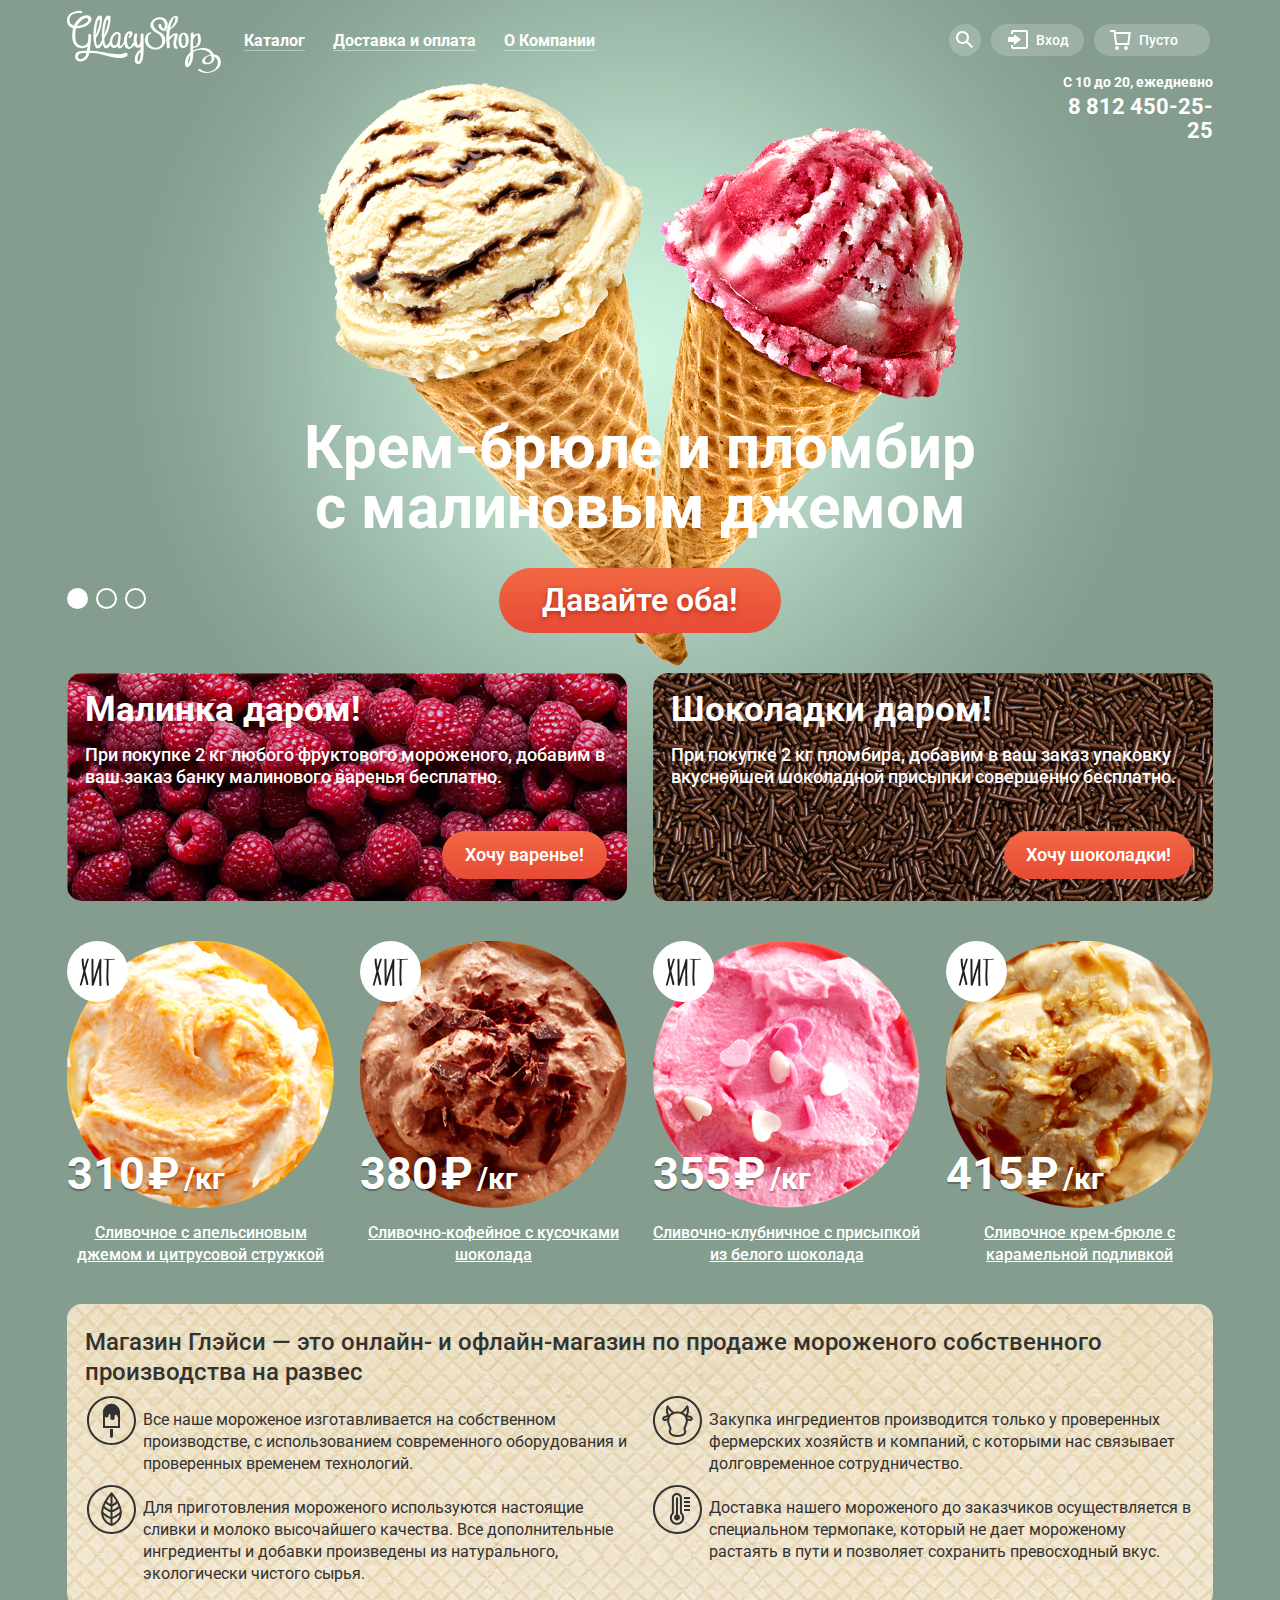
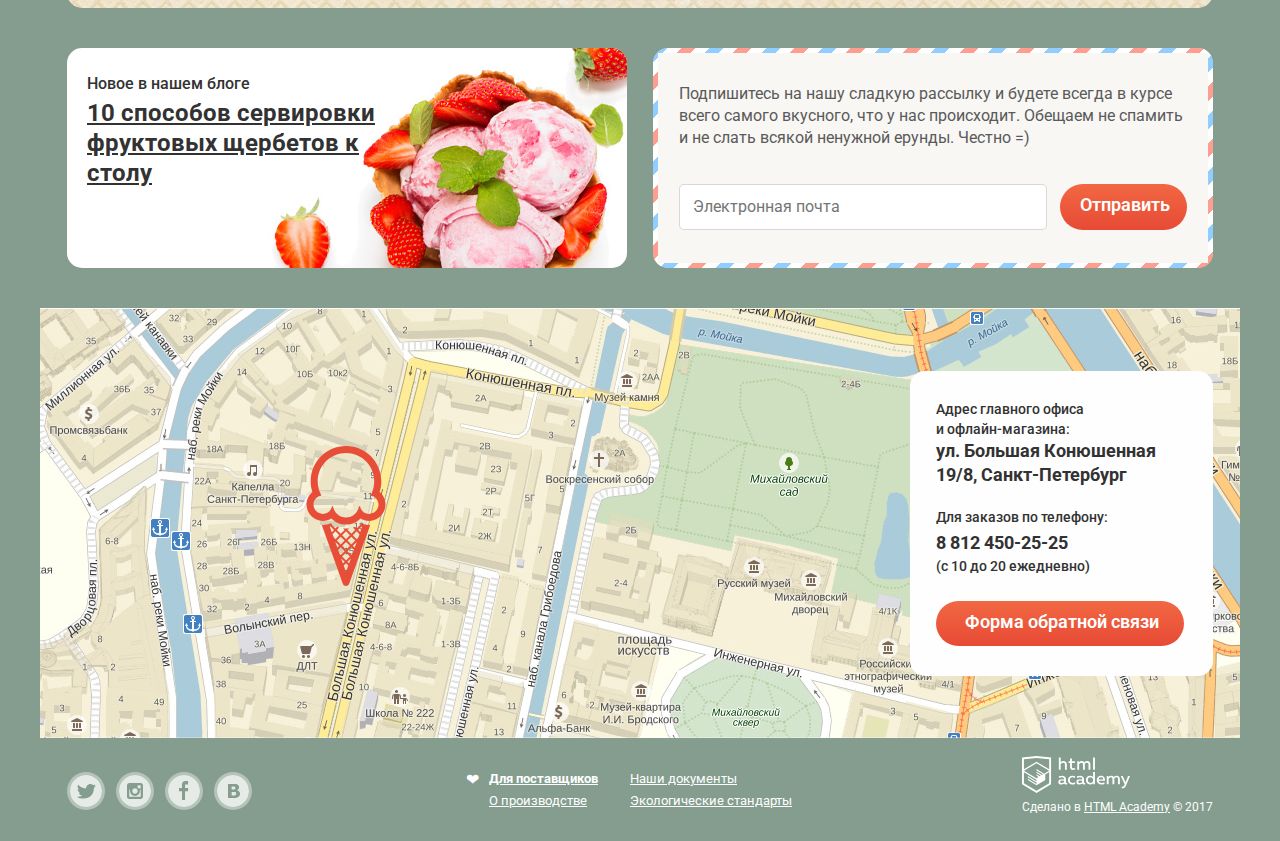
<file: index.html>
<!DOCTYPE html>
<html lang="ru">
	<head>
		<meta charset="UTF-8">
		<title>Gllacy</title>
		<link href="https://fonts.googleapis.com/css?family=Roboto:400,500,700&amp;subset=cyrillic" rel="stylesheet">
		<link rel="stylesheet" href="css/normalize.css">
		<link rel="stylesheet" href="css/style.css">
	</head>
	<body>
		<input type="radio" class="" id="product-1" name="toggle" checked>
		<input type="radio" class="" id="product-2" name="toggle">
		<input type="radio" class="" id="product-3" name="toggle">
		<div class="page-wrapper">
			<div class="container">
				<header class="main-header">
					<div class="header-row">
						<nav class="main-header-nav-left">
							<a class="header-logo">
								<img src="img/Logo.svg" alt="Логотип Глейси" width="154" height="64" class="header-logo">
							</a>
							<ul class="main-menu">
								<li class="menu-item"><a href="#">Каталог</a>
									<ul class="menu-catalog">
										<li class="menu-catalog-item"><a class="highlight" href="#">Новинки</a></li>
										<li class="menu-catalog-item"><a href="catalog.html">Сливочное</a></li>
										<li class="menu-catalog-item"><a href="#">Щербеты</a></li>
										<li class="menu-catalog-item"><a href="#">Фруктовый лед</a></li>
										<li class="menu-catalog-item"><a href="#">Мелорин</a></li>
									</ul>
								</li>
								<li class="menu-item"><a href="#">Доставка и оплата</a></li>
								<li class="menu-item"><a href="#">О Компании</a></li>
							</ul>
						</nav>
					
						<nav class="main-header-nav-right">
							<ul class="user-menu">
								<li class="menu-item search-elem"><a class="btn-search" area-label="Поиск" href="#"></a>
									<div class="search">
										<p>
											<input type="text" id="search-input" placeholder="Что ищем?">
											<label class="visually-hidden" for="search-input">Что ищем?</label>
										</p>
									</div>
								</li>
								<li class="menu-item login-elem"><a class="btn-login" href="#">Вход</a>
									<div class="form-login">
										<form action="https://echo.htmlacademy.ru" method="post">
											<p>
												<label for="form-login-email" class="visually-hidden">Электронная почта</label>
												<input id="form-login-email" type="email" name="login" placeholder="Электронная почта">
											</p>
											<p>
												<label for="form-login-password" class="visually-hidden">Пароль</label>
												<input id="form-login-password" type="password" name="password" placeholder="Пароль">
												
											</p>
											<div class="wrapper">
												<button class="button" type="submit">Войти</button>
												<div class="reg-links">
													<a href="">Забыли пароль?</a>
													<a href="">Новая регистрация</a>
												</div>
											</div>
										</form>
										
									</div>
								</li>
								<li class="menu-item basket-elem"><a class="btn-basket" href="#">Пусто</a>
									
								</li>
							</ul>
						</nav>
					</div>
					<div class="header-row">
						<p class="header-info">
							С 10 до 20, ежедневно<br>
							<span class="header-info-phone">8 812 450-25-25</span>
						</p>
					</div>
				</header>
				<main>
					<h1 class="visually-hidden">Главная страница с мороженым</h1>

					<section class="slider">
						<div class="slider-controls">
							<label for="product-1">Первый</label>
							<label for="product-2">Второй</label>
							<label for="product-3">Третий</label>
						</div>
						<ul class="slider-list">
							<li class="slider-item slide" id="slide1">
								<h3 class="slider-title">Крем-брюле и пломбир с малиновым джемом</h3>
								<a href="#" class="button slider-button">Давайте оба!</a>
							</li>
							<li class="slider-item slide" id="slide2">
								<h3 class="slider-title">Шоколадный пломбир и лимонный сорбет</h3>
								<a href="#" class="button slider-button">Давайте оба!</a>
							</li>
							<li class="slider-item slide" id="slide3">
								<h3 class="slider-title">Пломбир с помадкой и клубничный щербет</h3>
								<a href="#" class="button slider-button">Давайте оба!</a>
							</li>
						</ul>
						
					</section>
					
					<div class="wrapper">
						<section class="banner-malinka">
							<h3>Малинка даром!</h3>
							<p>При покупке 2 кг любого фруктового мороженого, добавим в ваш заказ банку малинового варенья бесплатно.</p>
							<a href="#" class="button">Хочу варенье!</a>
						</section>
						<section class="banner-chocolate">
							<h3>Шоколадки даром!</h3>
							<p>При покупке 2 кг пломбира, добавим в ваш заказ упаковку вкуснейшей шоколадной присыпки совершенно бесплатно.</p>
							<a href="#" class="button">Хочу шоколадки!</a>
						</section>
					</div>
					
					<section class="catalog">
						<h2 class="visually-hidden">Список мороженого</h2>
						<ul class="catalog-list">
							<li class="catalog-item">
								<div class="catalog-photo">
									<a href="#">
										<img src="img/index-ice-1.png" alt="Сливочное с апельсиновым джемом и цитрусовой стружкой" width="267" height="267">
									</a>
									<p class="catalog-price">
										<b>310 ₽</b>
										<span>/кг</span>
									</p>
								</div>
								<div class="catalog-desc-button">
									<a class="catalog-desc">Сливочное с апельсиновым джемом и цитрусовой стружкой</a>
									<a href="#" class="button">Быстрый просмотр</a>
								</div>
							</li>
							<li class="catalog-item">
								<div class="catalog-photo">
									<a href="#">
										<img src="img/index-ice-2.png" alt="Сливочно-кофейное с кусочками шоколада" width="267" height="267">
									</a>
									<p class="catalog-price">
										<b>380 ₽</b>
										<span>/кг</span>
									</p>
								</div>
								<div class="catalog-desc-button">
									<a class="catalog-desc">Сливочно-кофейное с кусочками шоколада</a>
									<a href="#" class="button">Быстрый просмотр</a>
								</div>
							</li>
							<li class="catalog-item">
								<div class="catalog-photo">
									<a href="#">
										<img src="img/index-ice-3.png" alt="Сливочно-клубничное с присыпкой из белого шоколада" width="267" height="267">
									</a>
									<p class="catalog-price">
										<b>355 ₽</b>
										<span>/кг</span>
									</p>
								</div>
								<div class="catalog-desc-button">
									<a class="catalog-desc">Сливочно-клубничное с присыпкой из белого шоколада</a>
									<a href="#" class="button">Быстрый просмотр</a>
								</div>
							</li>
							<li class="catalog-item">
								<div class="catalog-photo">
									<a href="#">
										<img src="img/index-ice-4.png" alt="Сливочное крем-брюле с карамельной подливкой" width="267" height="267">
									</a>
									<p class="catalog-price">
										<b>415 ₽</b>
										<span>/кг</span>
									</p>
								</div>
								<div class="catalog-desc-button">
									<a class="catalog-desc">Сливочное крем-брюле с карамельной подливкой</a>
									<a href="#" class="button">Быстрый просмотр</a>
								</div>
							</li>
						</ul>
					</section>
					<section class="features">
						<h2>Магазин Глэйси — это онлайн- и офлайн-магазин по продаже мороженого собственного производства на развес</h2>
						<ul class="features-list">
							<li class="features-item">
								<p class="feature-ice">Все наше мороженое изготавливается на собственном производстве, с использованием современного оборудования и проверенных временем технологий.</p>
							</li>
							<li class="features-item">
								<p class="feature-kow">Закупка ингредиентов  производится только у проверенных фермерских хозяйств и компаний, с которыми нас связывает долговременное сотрудничество.
								</p>
							</li>
							<li class="features-item">
								<p class="feature-leaf">Для приготовления мороженого используются настоящие сливки и молоко высочайшего качества. Все дополнительные ингредиенты и добавки произведены из натурального, экологически чистого сырья.
								</p>
							</li>
							<li class="features-item">
								<p class="feature-gradus">Доставка нашего мороженого до заказчиков осуществляется в специальном термопаке, который не дает мороженому растаять в пути и позволяет сохранить превосходный вкус.</p>
							</li>
						</ul>
					</section>
					
					<div class="wrapper">
						<article class="articles">
							<p>Новое в нашем блоге</p>
							<a href="#">
								<h2>10 способов сервировки <br>
								фруктовых щербетов к <br>
								столу</h2>
							</a>
						</article>
						<div class="dispath-border">
							<section class="dispatch">
								<h3>Подпишитесь на нашу сладкую рассылку и будете всегда в курсе всего самого вкусного, что у нас происходит. Обещаем не спамить и не слать всякой ненужной ерунды. Честно =)</h3>
								<form class="dispatch-form" action="https://echo.htmlacademy.ru" method="post">
									<div class="flex-container">
										<p class="dispatch-email">
											<label class="visually-hidden" for="email-input">Электронная почта</label>
											<input class="dispatch-email-input" id="email-input" type="text" placeholder="Электронная почта">
										</p>
										<button class="button" type="submit">Отправить</button>
									</div>
								</form>
							</section>
						</div>
					</div>
					
					<section class="map">
						<div class="container">
							<h2 class="visually-hidden">Наш офис на карте</h2>
							<section class="map-data">
								<h2 class="visually-hidden">Как проехать</h2>
								<p class="address">Адрес главного офиса<br>
									и офлайн-магазина: <br>
									<strong>ул. Большая Конюшенная 19/8, Санкт-Петербург</strong>
								</p>
								<p class="map-phone">Для заказов по телефону: <br>
									<strong>8 812 450-25-25</strong>
								</p>
								<p> (с 10 до 20 ежедневно) </p>
								<button class="button" id="form-feedback">Форма обратной связи</button>
							</section>
						</div>
						<iframe src="https://yandex.ru/map-widget/v1/-/CBu0R8gHGA" width="1200" height="430" frameborder="0" allowfullscreen="true"></iframe>	
					</section>	
				</main>
			</div>
		
			<div class="container">
				<footer class="main-footer">
					<ul class="social">
						<li class="social-item">
							<a class="social-tw" href="#">
								<span class="visually-hidden">Твиттер</span>
							</a>
						</li>
						<li class="social-item">
							<a class="social-inst" href="#">
								<span class="visually-hidden">Инстаграм</span>
							</a>
						</li>
						<li class="social-item">
							<a class="social-fb" href="#">
								<span class="visually-hidden">Фейсбук</span>
							</a>
						</li>
						<li class="social-item">
							<a class="social-vk" href="#">
								<span class="visually-hidden">Вконтакте</span>
							</a>
						</li>
					</ul>
					<ul class="footer-menu">
						<li class="footer-menu-item">
							<a class="icon-heart" href="#"><b>Для поставщиков</b></a>
						</li>
						<li class="footer-menu-item"><a href="#">Наши документы</a></li>
						<li class="footer-menu-item"><a href="#">О производстве</a></li>
						<li class="footer-menu-item"><a href="#">Экологические стандарты</a></li>
					</ul>
					<div class="coopyright">
						<p class="coopyright-logo">
							<a>
								<img src="img/logo-htmlacademy.svg" alt="Логотип компании создателей сайта" width="108" height="38">
							</a>
						</p>
						<p class="coopyright-cop">Сделано в <a href="#">HTML Academy</a> © 2017</p>
					</div>
				</footer>
			</div>
		</div>
			<section class="modal">
				<h2>Мы обязательно вам ответим</h2>
				<form class="form-feedback" action="https://echo.htmlacademy.ru" method="post">
					<p>
						<input id="form-feedback-name" type="text" name="user-name" placeholder="Как вас зовут?" required>
						<label class="visually-hidden" for="form-feedback-name">Имя</label>
					</p>
					<p>
						<input id="form-feedback-email" type="email" name="email" placeholder="Ваша почта для ответа?" required>
						<label class="visually-hidden" for="form-feedback-email">Почта</label>
					</p>
					<textarea name="feedback-text" class="form-feedback-textarea" cols="30" rows="10" placeholder="Напишите что-нибудь..."></textarea>
					<button class="button">Отправить</button>
				</form>
				<button class="modal-close">Закрыть</button>
			</section>
			<div class="block-shadow"></div>

			<script src="js/script.js"></script>
	</body>
</html>
</file>
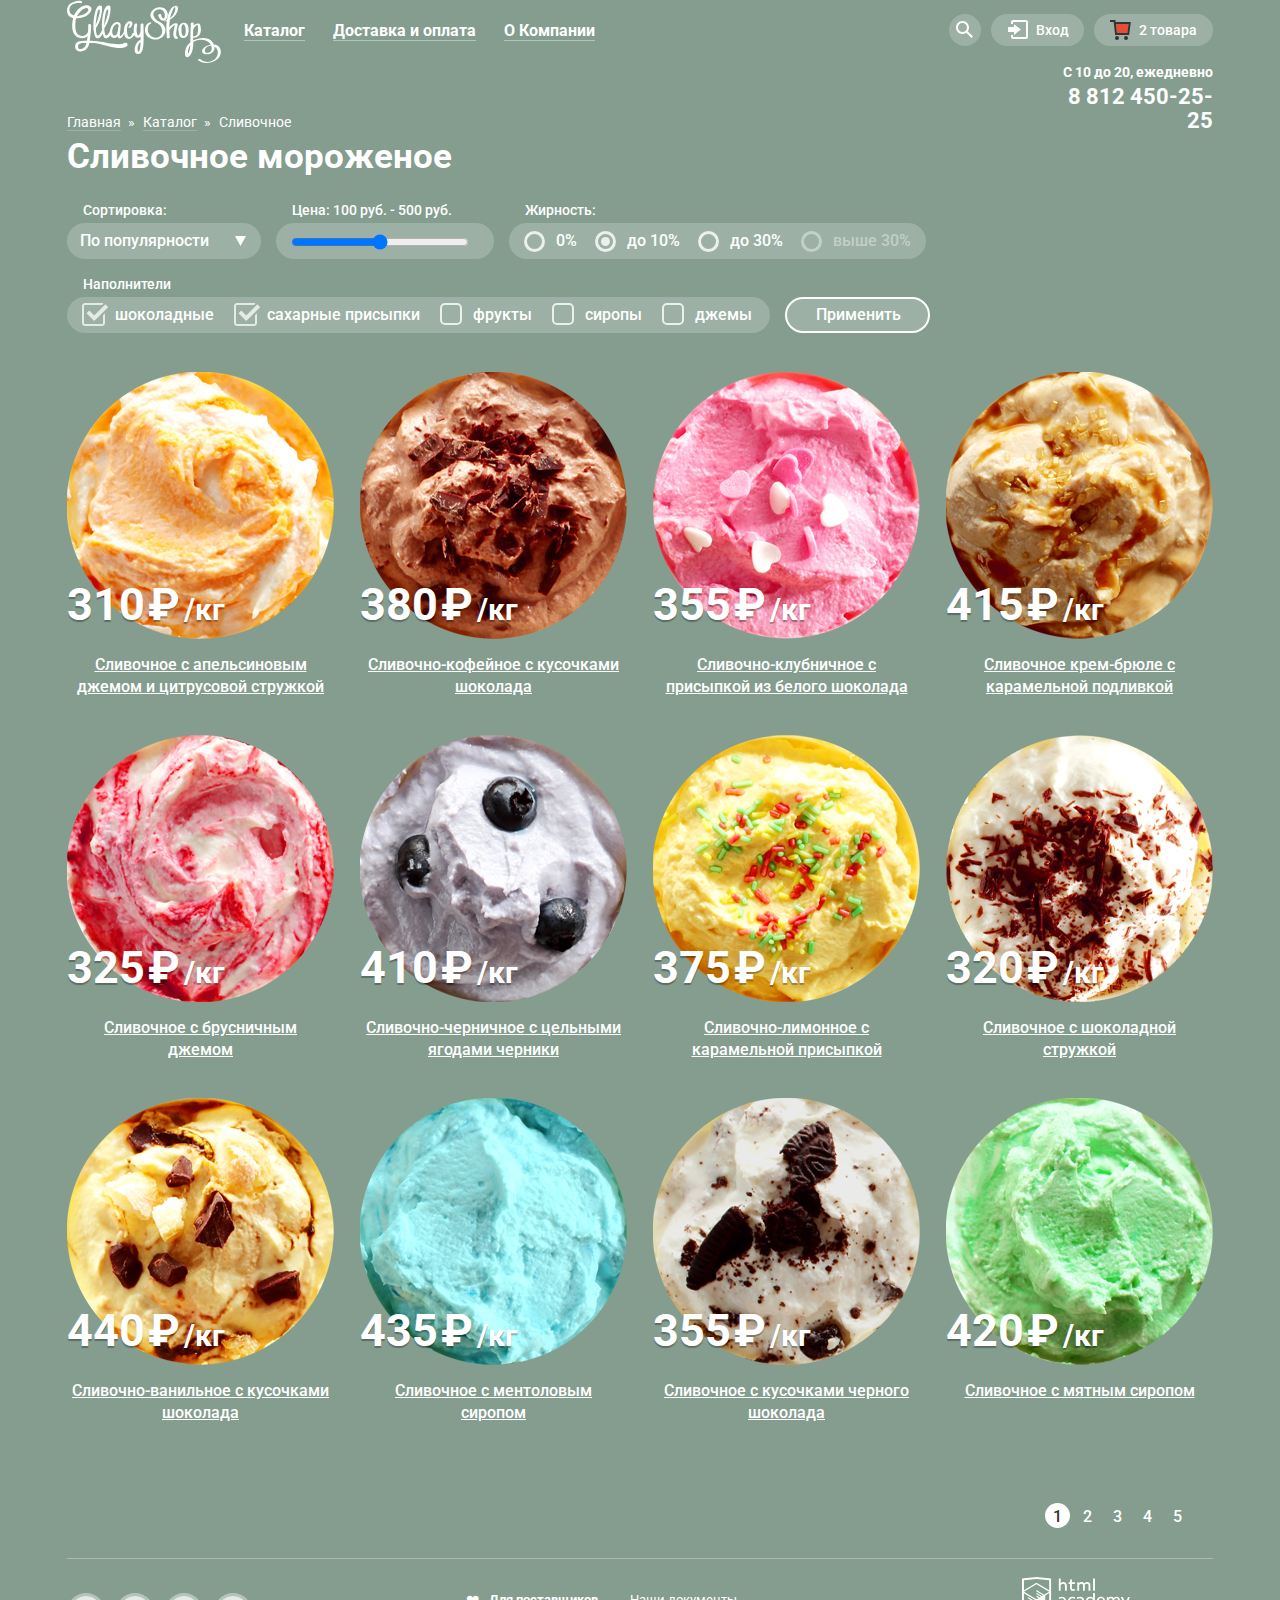
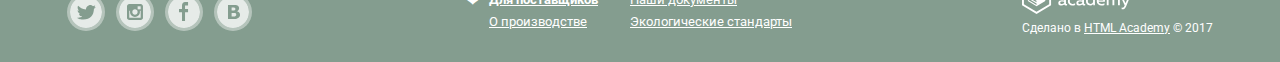
<file: catalog.html>
<!DOCTYPE html>
<html lang="ru">
	<head>
		<meta charset="UTF-8">
		<title>Gllacy - catalog</title>
		
		<link href="https://fonts.googleapis.com/css?family=Roboto:400,500,700&amp;subset=cyrillic" rel="stylesheet">
		<link rel="stylesheet" href="https://use.fontawesome.com/releases/v5.1.1/css/all.css" integrity="sha384-O8whS3fhG2OnA5Kas0Y9l3cfpmYjapjI0E4theH4iuMD+pLhbf6JI0jIMfYcK3yZ" crossorigin="anonymous">

		<link rel="stylesheet" href="css/normalize.css">
		<link rel="stylesheet" href="css/style.css">
	</head>
	<body class="inner-page">
		<div class="container">
			<header class="main-header">
					<div class="header-row">
						<nav class="main-header-nav-left">
							<a class="header-logo">
								<img src="img/Logo.svg" alt="Логотип Глейси" width="154" height="64" class="header-logo">
							</a>
							<ul class="main-menu">
								<li class="menu-item"><a href="#">Каталог</a>
									<ul class="menu-catalog">
										<li class="menu-catalog-item"><a class="highlight" href="#">Новинки</a></li>
										<li class="menu-catalog-item"><a href="catalog.html">Сливочное</a></li>
										<li class="menu-catalog-item"><a href="#">Щербеты</a></li>
										<li class="menu-catalog-item"><a href="#">Фруктовый лед</a></li>
										<li class="menu-catalog-item"><a href="#">Мелорин</a></li>
									</ul>
								</li>
								<li class="menu-item"><a href="#">Доставка и оплата</a></li>
								<li class="menu-item"><a href="#">О Компании</a></li>
							</ul>
						</nav>
					
						<nav class="main-header-nav-right">
							<ul class="user-menu">
								<li class="menu-item search-elem"><a class="btn-search" area-label="Поиск" href="#"></a>
									<div class="search">
										<p>
											<input type="text" id="search-input" placeholder="Что ищем?">
											<label class="visually-hidden" for="search-input">Что ищем?</label>
										</p>
									</div>
								</li>
								<li class="menu-item login-elem"><a class="btn-login" href="#">Вход</a>
									<div class="form-login">
										<form action="https://echo.htmlacademy.ru" method="post">
											<p>
												<label for="form-login-email" class="visually-hidden">Электронная почта</label>
												<input id="form-login-email" type="email" name="login" placeholder="Электронная почта">
											</p>
											<p>
												<label for="form-login-password" class="visually-hidden">Пароль</label>
												<input id="form-login-password" type="password" name="password" placeholder="Пароль">
												
											</p>
											<div class="wrapper">
												<button class="button" type="submit">Войти</button>
												<div class="reg-links">
													<a href="">Забыли пароль?</a>
													<a href="">Новая регистрация</a>
												</div>
											</div>
										</form>
										
									</div>
								</li>
								<li class="menu-item basket-elem"><a class="btn-basket" href="#">2 товара</a>
									<div class="backet">
										<div class="wrapper">
											<button class="delete-icon">Удалить</button>
											<a href="#" class="backet-image">
												<img src="img/backet-ice-1.png" alt="Пломбир с апельсиновым джемом" width="33" height="33">
											</a>
											<a href="#" class="ice-desc">
												Пломбир с апельсиновым джемом
											</a>
											<p class="params">1,5 кг х 
												<span>200 руб.</span>
											</p>
											<p class="basket-price">300 руб.</p>
										</div>
										<div class="wrapper">
											<button class="delete-icon">Удалить</button>
											<a href="#" class="backet-image">
												<img src="img/basket-ice-2.png" alt="Клубничный пломбир с присыпкой из белого шоколада" width="33" height="33">
											</a>
											<a href="#" class="ice-desc">
												Клубничный пломбир с присыпкой 
												из белого шоколада
											</a>
											<p class="params">1,5 кг х 
												<span>200 руб.</span>
											</p>
											<p class="basket-price">450 руб.</p>
										</div>
										<div class="wrapper basket-border-top">
											<p class="result-price">Итого: 750 руб.</p>
											<button class="button" type="submit">Оформить заказ</button>
										</div>
									</div>
								</li>
							</ul>
						</nav>
					</div>
					<div class="header-row">
						<p class="header-info">
							С 10 до 20, ежедневно<br>
							<span class="header-info-phone">8 812 450-25-25</span>
						</p>
					</div>
				</header>
			<main>
				<ul class="breadcrumbs">
					<li><a href="index.html">Главная</a></li>
					<li><a href="catalog.html">Каталог</a></li>
					<li class="breadcrumbs-current">Сливочное</li>
				</ul>
				<h1 class="main-title">Сливочное мороженое</h1>
				<section class="filters">
					<h2 class="visually-hidden">Фильтр товаров</h2>
			
					<form class="filters-form" action="https://echo.htmlacademy.ru" method="post">
						<div class="filters-column">
							<fieldset class="filters-category">
								<legend>Сортировка:</legend>
								<select name="Сортировка" id="form-select">
									<option value="popular"><a href="#">По популярности</a></option>
									<option value="inexpensive"><a href="#">Сначала недорогие</a></option>
									<option value="expensive"><a href="#">Сначала дорогие</a></option>
									<option value="creamy"><a href="#">По жирноси</a></option>
								</select>
							</fieldset>
							<fieldset class="filters-category">
								<legend>Цена: 100 руб. - 500 руб.</legend>
								<div class="filters-price-wrapper">
									<input id="form-range" type="range" min="100" max="500" step="10">
								</div>
							</fieldset>
							<fieldset class="filters-category">
								<legend>Жирность:</legend>
								<div class="radio-wrapper">
									<input id="filter-radio-1" type="radio" name="filter-radio">
									<label for="filter-radio-1">0%</label>
									<input id="filter-radio-2" type="radio" name="filter-radio" checked>
									<label for="filter-radio-2">до 10%</label>
									<input id="filter-radio-3" type="radio" name="filter-radio">
									<label for="filter-radio-3">до 30%</label>
									<input id="filter-radio-4" type="radio" name="filter-radio" disabled>
									<label for="filter-radio-4">выше 30%</label>
								</div>
							</fieldset>
						</div>

						<div class="filters-column">
							<fieldset class="filters-category">
								<legend>Наполнители</legend>
								<div class="checkbox-wrapper">
									<input id="filter-checkbox-1" type="checkbox" name="filter-checkbox" checked>
									<label for="filter-checkbox-1">Шоколадные</label>
									<input id="filter-checkbox-2" type="checkbox" name="filter-checkbox" checked>
									<label for="filter-checkbox-2">Сахарные присыпки</label>
									<input id="filter-checkbox-3" type="checkbox" name="filter-checkbox">
									<label for="filter-checkbox-3">Фрукты</label>
									<input id="filter-checkbox-4" type="checkbox" name="filter-checkbox">
									<label for="filter-checkbox-4">Сиропы</label>
									<input id="filter-checkbox-5" type="checkbox" name="filter-checkbox">
									<label for="filter-checkbox-5">Джемы</label>
								</div>
							</fieldset>
							<button class="filtters-button" type="submit">Применить</button>
						</div>
						
					</form>
				</section>
				<section class="catalog">
					<h2 class="visually-hidden">Каталог товаров</h2>
					<ul class="catalog-list">
						<li class="catalog-item">
							<a href="#"><img src="img/catalog-ice-1.png" alt="Сливочное с апельсиновым джемом и цитрусовой стружкой"></a>
							<p class="catalog-price"><b>310 ₽</b>
								<span>/кг</span>
							</p>
							<a class="catalog-desc">Сливочное с апельсиновым джемом и цитрусовой стружкой</a>
							<a class="button" href="#">Быстрый просмотр</a>
						</li>
						<li class="catalog-item">
							<a href="#"><img src="img/catalog-ice-2.png" alt="Сливочно-кофейное с кусочками шоколада"></a>
							<p class="catalog-price"><b>380 ₽</b>
								<span>/кг</span>
							</p>
							<a class="catalog-desc">Сливочно-кофейное с кусочками шоколада</a>
							<a class="button" href="#">Быстрый просмотр</a>
						</li>
						<li class="catalog-item">
							<a href="#"><img src="img/catalog-ice-3.png" alt="Сливочно-клубничное с присыпкой из белого шоколада"></a>
							<p class="catalog-price"><b>355 ₽</b>
								<span>/кг</span>
							</p>
							<a class="catalog-desc">Сливочно-клубничное с присыпкой из белого шоколада</a>
							<a class="button" href="#">Быстрый просмотр</a>
						</li>
						<li class="catalog-item">
							<a href="#"><img src="img/catalog-ice-4.png" alt="Сливочное крем-брюле с карамельной подливкой"></a>
							<p class="catalog-price"><b>415 ₽</b>
								<span>/кг</span>
							</p>
							<a class="catalog-desc">Сливочное крем-брюле с карамельной подливкой</a>
							<a class="button" href="#">Быстрый просмотр</a>
						</li>
						<li class="catalog-item">
							<a href="#"><img src="img/catalog-ice-5.png" alt="Сливочное с брусничным джемом"></a>
							<p class="catalog-price"><b>325 ₽</b>
								<span>/кг</span>
							</p>
							<a class="catalog-desc">Сливочное с брусничным джемом</a>
							<a class="button" href="#">Быстрый просмотр</a>
						</li>
						<li class="catalog-item">
							<a href="#"><img src="img/catalog-ice-6.png" alt="Сливочно-черничное с цельными ягодами черники "></a>
							<p class="catalog-price"><b>410 ₽</b>
								<span>/кг</span>
							</p>
							<a class="catalog-desc">Сливочно-черничное с цельными ягодами черники</a>
							<a class="button" href="#">Быстрый просмотр</a>
						</li>
						<li class="catalog-item">
							<a href="#"><img src="img/catalog-ice-7.png" alt="Сливочно-лимонное с карамельной присыпкой"></a>
							<p class="catalog-price"><b>375 ₽</b>
								<span>/кг</span>
							</p>
							<a class="catalog-desc">Сливочно-лимонное с карамельной присыпкой</a>
							<a class="button" href="#">Быстрый просмотр</a>
						</li>
						<li class="catalog-item">
							<a href="#"><img src="img/catalog-ice-8.png" alt="Сливочное с шоколадной стружкой"></a>
							<p class="catalog-price"><b>320 ₽</b>
								<span>/кг</span>
							</p>
							<a class="catalog-desc">Сливочное с шоколадной стружкой</a>
							<a class="button" href="#">Быстрый просмотр</a>
						</li>
						<li class="catalog-item">
							<a href="#"><img src="img/catalog-ice-9.png" alt="Сливочно-ванильное с кусочками шоколада"></a>
							<p class="catalog-price"><b>440 ₽</b>
								<span>/кг</span>
							</p>
							<a class="catalog-desc">Сливочно-ванильное с кусочками шоколада</a>
							<a class="button" href="#">Быстрый просмотр</a>
						</li>
			
						<li class="catalog-item">
							<a href="#"><img src="img/catalog-ice-10.png" alt="Сливочноe с ментоловым сиропом"></a>
							<p class="catalog-price"><b>435 ₽</b>
								<span>/кг</span>
							</p>
							<a class="catalog-desc">Сливочноe с ментоловым сиропом</a>
							<a class="button" href="#">Быстрый просмотр</a>
						</li>
						<li class="catalog-item">
							<a href="#"><img src="img/catalog-ice-11.png" alt="Сливочное с кусочками черного шоколада"></a>
							<p class="catalog-price"><b>355 ₽</b>
								<span>/кг</span>
							</p>
							<a class="catalog-desc">Сливочное с кусочками черного шоколада</a>
							<a class="button" href="#">Быстрый просмотр</a>
						</li>
						<li class="catalog-item">
							<a href="#"><img src="img/catalog-ice-12.png" alt="Сливочное с мятным сиропом"></a>
							<p class="catalog-price"><b>420 ₽</b>
								<span>/кг</span>
							</p>
							<a class="catalog-desc">Сливочное с мятным сиропом</a>
							<a class="button" href="#">Быстрый просмотр</a>
						</li>
					</ul>
					<ul class="pagination-list">
						<li class="pagination-item">
							<a class="pagination-back pagination-item-disabled fa fa-angle-left" href="#">
								<span class="visually-hidden">back</span>
							</a>
						</li>
						<li class="pagination-item pagination-item-current"><a>1</a></li>
						<li class="pagination-item"><a href="#">2</a></li>
						<li class="pagination-item"><a href="#">3</a></li>
						<li class="pagination-item"><a href="#">4</a></li>
						<li class="pagination-item"><a href="#">5</a></li>
						<li class="pagination-item">
							<a class="pagination-next fa fa-angle-right" href="#">
								<span class="visually-hidden">next</span>
							</a>
						</li>
					</ul>
				</section>
			</main>
			<footer class="main-footer">
					<ul class="social">
						<li class="social-item">
							<a class="social-tw" href="#">
								<span class="visually-hidden">Твиттер</span>
							</a>
						</li>
						<li class="social-item">
							<a class="social-inst" href="#">
								<span class="visually-hidden">Инстаграм</span>
							</a>
						</li>
						<li class="social-item">
							<a class="social-fb" href="#">
								<span class="visually-hidden">Фейсбук</span>
							</a>
						</li>
						<li class="social-item">
							<a class="social-vk" href="#">
								<span class="visually-hidden">Вконтакте</span>
							</a>
						</li>
					</ul>
					<ul class="footer-menu">
						<li class="footer-menu-item">
							<a class="icon-heart" href="#"><b>Для поставщиков</b></a>
						</li>
						<li class="footer-menu-item"><a href="#">Наши документы</a></li>
						<li class="footer-menu-item"><a href="#">О производстве</a></li>
						<li class="footer-menu-item"><a href="#">Экологические стандарты</a></li>
					</ul>
					<div class="coopyright">
						<p class="coopyright-logo">
							<a>
								<img src="img/logo-htmlacademy.svg" alt="Логотип компании создателей сайта" width="108" height="38">
							</a>
						</p>
						<p class="coopyright-cop">Сделано в <a href="#">HTML Academy</a> © 2017</p>
					</div>
				</footer>
		</div>

		<script src="js/script.js"></script>
	</body>
</html>
</file>
<file: css/style.css>
body {
	font-family: "Roboto", "Arial", sans-serif;
	color: #fff;
	font-size: 16px;
	line-height: 22px;
	font-weight: 500;
	
	background-color: #849d8f;
}

.visually-hidden:not(:focus):not(:active),
input[type="checkbox"].visually-hidden,
input[type="radio"].visually-hidden {
	position: absolute;

	width: 1px;
	height: 1px;
	margin: -1px;
	border: 0;
	padding: 0;

	white-space: nowrap;
	-webkit-clip-path: inset(100);

	        clip-path: inset(100);
	clip: rect(0 0 0 0);
	overflow: hidden;
}

.page-wrapper {
	min-width: 940px;
	
	background-color: #849d8f;
	background-image: url("../img/ice-slider-1.png");
	background-repeat: no-repeat;
	background-position: top center;
	
	transition: background-image 0.5s ease background-color 0.5s ease;
}

.page-wrapper::before,
.page-wrapper::after {
	content: "";

	visibility: hidden;
}

.page-wrapper::before {
	background-image: url("../img/ice-slider-2.png");
}

.page-wrapper::after {
	background-image: url("../img/ice-slider-3.png");
}

.container {
	max-width: 1146px;
	margin: 0 auto;
	padding: 0 27px;
}

a {
	color: #fff;
	text-decoration: underline;
	
	font-size: 16px;
	line-height: 22px;
	font-weight: 500;
}

a:hover,
a:active {
	color: #ffbc9e;
}

.button {
	padding: 12px 25px;

	font-weight: 600;
	color: #fff;
	text-decoration: none;

	background-color: #ed5a3d;
	background-image: linear-gradient(to bottom, #f26843, #e74a35);
	border-radius: 50px;
	border: none;

	cursor: pointer;
}

.slider-button {
	display: inline-block;
	padding: 12px 43px;

	
	font-size: 32px;
	line-height: 41px;
	text-align: center;
	vertical-align: top;
	text-shadow: 0 2px 5px rgba(160, 32, 11, 0.76);

	box-shadow: 0 2px 2px 0 rgba(172, 16 0, 0.64);
}

.button:hover, .slider-button:hover,
.button:focus, .slider-button:focus {
	color: #fff;

	background-color: : #f17c64;
	background-image: linear-gradient(to bottom, #f58669, #ec6f5e);
	box-shadow: 0 2px 0 0 rgba(172, 16 0, 1);
}

.button:active, .slider-button:active {
	color: #fff;

	background-color: #db5338;
	background-image: linear-gradient(to bottom, #d74632, #e1603e);
	box-shadow: inset 0 1px 1px 0 #942718;
}

.main-header {
	display: flex;
	flex-direction: column;
	justify-content: flex-start;

	padding-top: 10px;
}

.main-header .header-logo {
	width: 154px;
	height: 64px;

	margin-right: 9px;
}

.header-row:first-child {
	display: -moz-flex;
	display: -ms-flex;
	display: -o-flex;
	display: flex;
	justify-content: space-between;

	width: auto;
	/*margin-bottom: 15px;*/
}

.header-row:last-child {
	margin-left: auto;
	
}

.main-header-nav-left {
	display: -moz-flex;
	display: -ms-flex;
	display: -o-flex;
	display: flex;

	width: 560px;
}

.main-header-nav-right {
	display: -moz-flex;
	display: -ms-flex;
	display: -o-flex;
	display: flex;
	justify-content: flex-end;

	width: 293px;

	margin-top: -5px;
	margin-right: 3px;
}

.main-menu,
.user-menu {
	display: -moz-flex;
	display: -ms-flex;
	display: -o-flex;
	display: flex;
	-o-flex-wrap: wrap;
	flex-wrap: wrap;
	align-items: center;
	justify-content: flex-start;
}

.main-menu,
.user-menu,
.menu-catalog {
	padding: 0;
	margin: 0;

	list-style: none;
}

.main-menu {
	margin-top: 13px;
}

.user-menu {
	margin-top: 10px;
}

.main-menu .menu-item {
	position: relative;

	margin: 0;
	padding: 0;
	padding-bottom: 15px;
	margin-right: 0;

	z-index: 20;
}

.main-menu .menu-item:hover .menu-catalog {
	display: block;
} 

.main-menu > .menu-item > a {
	display: block;
	
	padding: 8px 14px;

	font-size: 16px;
	line-height: 18px;
	font-weight: bold;
	text-decoration: none;
}

.main-menu > .menu-item > a::after {
	content: "";
	display: block;
	height: 1px;
	background-color: rgba(255, 255, 255, 0.4);
}

.main-menu > .menu-item > a:hover {
	color: #323232;
	text-decoration: none;
	
	background-color: #f7f6f3;

	border-radius: 50px 50px;
}

.main-menu > .menu-item > a:active {
	color: #333333;
	text-decoration: none;
	background-color: #f7f6f3;
	border-radius: 50px 50px;
	box-shadow: inset 0 2px 2px 0 rgba(0, 0, 0, 0.6);
}

.main-menu .menu-catalog {
	position: absolute;
	top: 40px;
	left: -7px;
	
	display: none;
	width: 145px;
	list-style: none;
	
	background-color: #fff;
	border-radius: 5px;
	box-sizing: border-box;
	box-shadow: 0 20px 20px rgba(0,0,0,.2);
	overflow: hidden;
}

.menu-catalog-item a {
	display: block;
	padding: 8px 20px 8px 22px;
	
	color: #323232;
	font-size: 14px;
	line-height: 16px;
	font-weight: 400;
	text-decoration: none;
}

.menu-catalog-item a:hover {
	border-radius: 0;
}

.menu-catalog-item .highlight {
	position: relative;
	
	font-weight: bold;
	padding-top: 11px;
	padding-bottom: 13px;
}

.menu-catalog-item .highlight::after {
	position: absolute;
	bottom: 0;
	left: 8px;
	content: "";

	height: 1px;
	width: 130px;
	background-color: rgba(53, 53, 53, 0.2);
}

.menu-catalog-item a:hover,
.menu-catalog-item a:focus {

	background-color: #fbded7;
}

.menu-catalog-item a:active {
	background-color: #f6b5a5;
}

.user-menu .menu-item {
	position: relative;

	margin-right: 10px;
	padding-bottom: 10px;
}

.user-menu .menu-item:last-child {
	margin-right: 0;
}

.user-menu .menu-item > a {

	color: #fff;
	font-size: 14px;
	line-height: 16px;
	font-weight: 500;
	text-decoration: none;
	
	background-color: rgba(255, 255, 255, 0.2);
	border-radius: 50px;
}

.user-menu .menu-item > a:hover, 
.user-menu .menu-item > a:focus {
	color: #000;

	background-color: rgba(255, 255, 255, 1);
}

.user-menu .btn-search {
	position: relative;
	
	display: block;
	width: 32px;
	height: 32px;
}

.user-menu .btn-search::before {
	position: absolute;
	top: 7px;
	left: 7px;
	content: "";

	width: 17px;
	height: 17px;

	background-image: url("../img/search.svg");
	background-position: 0 0;
	background-repeat: no-repeat;
}

.user-menu .btn-search:hover::before,
.user-menu .btn-search:focus::before {
	background-image: url("../img/search-hover.svg");
}

.user-menu .btn-login {
	position: relative;
	
	padding: 8px 15px 8px 45px;
	display: block;
}

.user-menu .btn-login::before {
	position: absolute;
	top: 6px;
	left: 17px;
	content: "";

	width: 21px;
	height: 19px;
	
	background-image: url("../img/login.svg");
	background-position: 0 0;
	background-repeat: no-repeat;
}

.user-menu .btn-login:hover::before,
.user-menu .btn-login:focus::before {
	background-image: url("../img/login-hover.svg");
}

.user-menu .btn-basket {
	position: relative;
	
	padding: 8px 32px 8px 45px;
	display: block;
}

.user-menu .btn-basket::before {
	position: absolute;
	top: 6px;
	left: 16px;
	content: "";

	width: 21px;
	height: 20px;
	
	background-image: url("../img/basket.svg");
	background-position: 0 0;
	background-repeat: no-repeat;
}

.user-menu .btn-basket:hover::before,
.user-menu .btn-basket:focus::before {
	background-image: url("../img/basket-hover.svg");
}





/*Оформление блока всплывающих при наведении
элементов пользовательского меню*/

.search,
.form-login,
.backet {
	position: absolute;
	top: 36px;
	right: 0;

	display: none;

	-ms-box-sizing: border-box;
	box-sizing: border-box;

	margin: 0;
	padding: 20px 15px;

	background-color: #f8f7f4;
	border-radius: 5px;
	box-shadow: 0 15px 20px 0 rgba(0, 0, 0, 0.3);
	z-index: 20;
}

.search {
	width: 342px;
}

.search p {
	margin: 0;
	padding: 0;
}

.search input,
.form-login input {
	width: 100%;
	padding: 10px 15px;
	border-radius: 5px;
}

.search input:hover,
.search input:focus,
.form-login input:hover,
.form-login input:focus {
	padding: 9px 14px;
}

.form-login {
	width: 278px;
	
	padding: 20px;
}

.form-login .form-error {
	border: 2px solid red;
	padding: 9px 14px;
}

.form-login p {
	margin: 0;
	padding: 0;
	padding-bottom: 20px;
}

.form-login .wrapper {
	margin-bottom: 0;
}

.form-login .button {
	display: inline-block;
	
	font-size: 18px;
	line-height: 24px;
	font-weight: bold;
}

.form-login .reg-links {
	display: -moz-flex;
	display: -ms-flex;
	display: -o-flex;
	display: flex;
	-moz-flex-direction: column;
	-o-flex-direction: column;
	flex-direction: column;
	justify-content: space-between;
	align-items: flex-start;
}

.form-login .reg-links a {
	font-size: 13px;
	line-height: 24px;
	color: #323232;
	text-decoration: underline;
}

.form-login .reg-links a:hover,
.form-login .reg-links a:focus,
.form-login .reg-links a:focus {
	color: #ffbc9e;
}

.backet {
	width: 540px;
}

.backet .wrapper {
	align-items: center;
	justify-content: flex-start;
	margin: 0;
}

.backet .wrapper:last-child {
	-moz-flex-direction: column;
	-o-flex-direction: column;
	flex-direction: column;
	align-items: flex-end;
	justify-content: space-between;
}

.backet .delete-icon {
	position: relative;
	
	width: 13px;
	height: 13px;

	font-size: 0;

	background-color: transparent;
	border: none;
}

.backet .delete-icon::before,
.backet .delete-icon::after {
	position: absolute;
	top: 5px;
	left: 0;

	content: "";

	width: 14px;
	height: 2px;

	background-color: #000000;
}

.backet .delete-icon::before {
	-webkit-transform: rotate(45deg);
	        transform: rotate(45deg);
}

.backet .delete-icon::after {
	-webkit-transform: rotate(-45deg);
	        transform: rotate(-45deg);
}

.backet .backet-image {
	width: 33px;
	height: 33px;
	margin: 0 14px;
}

.backet .ice-desc,
.backet .params,
.backet .basket-price {
	font-size: 13px;
	line-height: 16px;
	font-weight: 400;

	color: #323232;
}

.backet .ice-desc {
	display: block;
	width: 217px;

	padding: 0;
	margin: 0;
	margin-right: 31px;

	text-decoration: none;
}

.backet .params {
	margin: 0;
}

.backet .params span {
	color: #999999;
}

.backet .basket-price {
	margin-left: auto;
	padding-right: 21px;
}

.backet .result-price {
	margin: 14px 0;
	padding: 0;

	font-size: 15px;
	line-height: 18px;
	font-weight: bold;

	color: #323232;
}

.backet .basket-border-top {
	border-top: 1px solid #cacac7;
}

/*Здесь заканчивается оформление всплывающих элементов
пользовательского меню*/



.header-info {
	padding: 0;
	margin: 0;
	
	width: 167px;
	font-size: 14px;
	line-height: 16px;
	font-weight: bold;
	text-align: right;
}

.header-info .header-info-phone {
	padding: 0;
	margin: 0;
	padding-top: 5px;

	display: block;
	font-size: 22px;
	line-height: 24px;
}



/*Оформление слайдера*/

.slider {
	position: relative;
	
	padding-top: 275px;
	margin-bottom: 40px;

	text-align: center;
	color: #ffffff;
}

.slider-list {
	padding: 0;
	margin: 0;

	list-style: none;
}

.slider-list .slider-title {
	width: 700px;
	margin: 0 auto;
	margin-bottom: 30px;

	font-size: 60px;
	line-height: 60px;
	font-weight: bold;
}

.slider-controls {
	position: absolute;
	bottom: 23px;
	left: 0;
	z-index: 20;

	font-size: 0;
}

.slider-controls label {
	display: inline-block;
	width: 17px;
	height: 17px;
	margin-right: 8px;

	vertical-align: top;
	
	background-color: transparent;
	border: 2px solid #ffffff;
	border-radius: 50%;
	cursor: pointer;
}

.slider-controls label:hover,
.slider-controls label:focus {
	background-color: rgba(255, 255, 255, 0.4);
}

.slide {
	display: none;
}

#product-1,
#product-2,
#product-3 {
	display: none;
}


#product-1:checked ~ .page-wrapper {
	background-color: #849d8f;
	background-image: url("../img/ice-slider-1.png");
}

#product-2:checked ~ .page-wrapper {
	background-color: #8996a6;
	background-image: url("../img/ice-slider-2.png");
}

#product-3:checked ~ .page-wrapper {
	background-color: #9d8b84;
	background-image: url("../img/ice-slider-3.png");
}

#product-1:checked ~ .page-wrapper #slide1,
#product-2:checked ~ .page-wrapper #slide2,
#product-3:checked ~ .page-wrapper #slide3 {
	display: block;
} 

#product-1:checked ~ .page-wrapper label[for="product-1"],
#product-2:checked ~ .page-wrapper label[for="product-2"],
#product-3:checked ~ .page-wrapper label[for="product-3"] {
	background-color: #ffffff;
}
/*Конец оформления слайдера*/




.wrapper {
	display: -moz-flex;
	display: -ms-flex;
	display: -o-flex;
	display: flex;
	justify-content: space-between;

	margin-bottom: 40px;
}

.wrapper .banner-malinka,
.wrapper .banner-chocolate {
	width: 560px;

	box-sizing: border-box;
}

.banner-malinka,
.banner-chocolate {
	display: -moz-flex;
	display: -ms-flex;
	display: -o-flex;
	display: flex;
	-moz-flex-direction: column;
	-o-flex-direction: column;
	flex-direction: column;
	justify-content: flex-start;

	padding: 16px 20px 16px 18px;

	background-position: 0 0;
	background-repeat: no-repeat;
	border-radius: 15px;
}

.banner-malinka {
	background-image: url("../img/malinka-bg.jpg");
}

.banner-chocolate {
	background-image: url("../img/chocolate-bg.jpg");
}

.banner-malinka h3,
.banner-chocolate h3 {
	padding: 0;
	margin: 0;
	margin-bottom: 14px;

	font-size: 35px;
	line-height: 41px;
}

.banner-malinka p,
.banner-chocolate p {
	padding: 0;
	margin: 0;
	margin-bottom: 43px;

	font-size: 18px;
	line-height: 22px;
}

.banner-malinka .button,
.banner-chocolate .button {
	justify-content: flex-end;

	margin-top: auto;
	margin-left: auto;
	margin-bottom: 6px;

	font-size: 18px;
	line-height: 24px;
}

.banner-malinka .button {
	padding: 12px 23px;
}

.banner-chocolate .button {
	padding: 12px 22px;
}

.catalog {
	margin-bottom: 38px;
}

.catalog-list {
	display: -moz-flex;
	display: -ms-flex;
	display: -o-flex;
	display: flex;
	flex-wrap: wrap;
	justify-content: space-between;

	padding: 0;
	margin: 0;
	/*margin-bottom: 45px;*/
	list-style: none;
}

.catalog-list .catalog-item {
	position: relative;
	width: 267px;
	/*margin-bottom: 40px;*/
	/*margin-right: 26px;*/
}

.catalog-list .catalog-item:hover::before {
	position: absolute;
	content: "";

	width: 104%;
	height: 107%;

	margin-left: -2%;
	margin-top: -3%;
	/*padding: 10px;*/
	padding-bottom: 50px;

	background-color: rgba(255, 255, 255, 0.2);
	box-shadow: 0 10px 20px 0 rgba(0, 0, 0, 0.4);
}

.catalog-list .catalog-item:hover {
	z-index: 20;
}

.catalog-list .catalog-item:nth-child(4n+1) {
	margin-right: 0;
}

/*.catalog-list .catalog-item:hover {
	background-color: #9bafa3; 
}*/

.catalog-item .catalog-photo {
	position: relative;
	
	padding: 0;
	margin: 0;
	margin-bottom: 8px;

}

.catalog-item .catalog-photo::before {
	position: absolute;
	top: 0;
	left: 0;
	content: "";

	width: 62px;
	height: 62px;

	background-image: url("../img/xit.svg");
	background-position: 0 0;
	background-repeat: no-repeat;
}

.catalog-item .catalog-price {
	position: absolute;
	top: 210px;
	margin: 0;
}

.catalog-price b {
	font-size: 45px;
	line-height: 45px;
	text-shadow: 0 2px 1px rgba(0, 0, 0, 0.3);
	word-spacing: -8px;
}

.catalog-price span {
	font-size: 30px;
	line-height: 45px;
	font-weight: bold;
	text-shadow: 0 2px 1px rgba(0, 0, 0, 0.3);
}

/*.catalog-item .catalog-desc-button {
	display: -moz-flex;
	display: -ms-flex;
	display: -o-flex;
	display: flex;
	flex-direction: column;
	align-items: center;
	justify-content: flex-start;
	
}*/

.catalog-item .catalog-desc {
	display: block;
	position: relative;
	
	color: #fff;
	text-align: center;

	/*margin-bottom: 15px;*/
}

.catalog-item .button {
	position: absolute;
	left: 50%;
	/*bottom: -20px;*/
	display: none;
	
	margin: 10px;
	margin-left: -101px;
	padding: 10px 18px;

	font-size: 18px;
	line-height: 24px;
}

.catalog-item:hover .button {
	display: block;
}

.features {
	/*padding: 23px 18px;*/
	margin-bottom: 40px;

	background-color: #ede0ca;
	background-image: url("../img/vaffer.jpg");
	background-position: 0 0;
	background-repeat: no-repeat;
	border-radius: 15px;
	box-sizing: border-box;
}

.features-list {
	display: -moz-flex;
	display: -ms-flex;
	display: -o-flex;
	display: flex;
	-o-flex-wrap: wrap;
	flex-wrap: wrap;
	justify-content: space-between;

	padding: 0 20px;
	padding-bottom: 23px;
	margin: 0;

	list-style: none;
}

.features-item {
	position: relative;
	max-width: 540px;

	padding-top: 13px;
	padding-left: 56px;
	padding-bottom: 10px;

	box-sizing: border-box;
}

.features-item:nth-child(n+3) {
	padding-top: 12px;
	padding-bottom: 0;
}

.features h2 {
	padding: 23px 18px;
	padding-bottom: 0;
	margin: 0;
	margin-bottom: 9px;

	font-size: 24px;
	line-height: 30px;
	font-weight: 500;
	color: #323232;
}

.features .features-item p {
	margin: 0;
	padding: 0;

	font-size: 16px;
	line-height: 22px;
	font-weight: 400;
	color: #323232;
}

.features .feature-ice::before,
.features .feature-kow::before,
.features .feature-leaf::before,
.features .feature-gradus::before {
	position: absolute;
	top: 0;
	left: 0;
	content: "";

	width: 50px;
	height: 50px;

	background-position: 0 0;
	background-repeat: no-repeat;
}

.features .feature-ice::before {
	background-image: url("../img/features-ice.svg");
}

.features .feature-kow::before {
	background-image: url("../img/features-kow.svg");
}

.features .feature-leaf::before {
	background-image: url("../img/features-list.svg");
}

.features .feature-gradus::before {
	background-image: url("../img/features-gradus.svg");
}

.wrapper .articles {
	min-width: 560px;

	padding: 25px 20px;
	margin-right: 26px;

	background-color: #fff;
	background-image: url(../img/Strawberry-bg.jpg);
	background-position: 0 0;
	background-repeat: no-repeat;
	border-radius: 15px;
	box-sizing: border-box;
}

.articles p {
	margin: 0;
	padding: 0;
	padding-bottom: 3px;

	font-size: 16px;
	line-height: 22px;
	font-weight: 500;
	color: #323232;
}

.articles h2 {
	margin: 0;
	margin-bottom: 55px;
	padding: 0;

	font-size: 24px;
	line-height: 30px;
	font-weight: bold;
}

.articles a {
	color: #323232;
}
.articles a:hover,
.articles a:focus {
	text-decoration: none;
}

.dispath-border {
	min-width: 560px;

	border-radius: 15px;
	/*-webkit-border-radius: 15px;*/

	overflow: hidden;
}

.dispatch {
	padding: 15px 21px;

	box-sizing: border-box;
	background-color: #f8f7f4;
	border-radius: 15px;
	border: 5px solid transparent;
	   -o-border-image: 
		repeating-linear-gradient(
	 	135deg, #92cdff 0, #92cdff 10px, white 10px, white 20px,
	 	 #fe9e90 20px, 	#fe9e90 30px, white 30px, white 40px
	) 5;
	      border-image: 
		repeating-linear-gradient(
	 	135deg, #92cdff 0, #92cdff 10px, white 10px, white 20px,
	 	 #fe9e90 20px, 	#fe9e90 30px, white 30px, white 40px
	) 5;	
}

.dispatch h3 {
	padding: 0;
	margin: 0;
	margin-top: 15px;
	margin-bottom: 35px;

	font-size: 16px;
	line-height: 22px;
	font-weight: normal;
	color: #5a5a5a;
}

.dispatch .flex-container {
	
	display: -moz-flex;
	display: -ms-flex;
	display: -o-flex;
	display: flex;
	justify-content: space-between;
}

.dispatch-form {
	margin-bottom: 18px;
}

.dispatch-form .dispatch-email {
	margin: 0;
	padding: 0;

}

.dispatch-form .dispatch-email-input {
	width: 368px;
	padding: 10px 13px;
	border-radius: 5px;
	box-sizing: border-box;
}

.dispatch-form .dispatch-email-input:hover,
.dispatch-form .dispatch-email-input:focus {
	padding: 9px 12px;
}

.dispatch-form .button {
	margin-left: auto;
	padding: 8px 17px 12px 20px;

	font-size: 18px;
	line-height: 24px;
}

.map {
	position: relative;
	
	width: 1200px;
	min-height: 430px;
	margin-left: -27px;

	background-image: url('../img/map.jpg');
	background-position: 50% 0;
	background-repeat: no-repeat;
}

.map::before {
	position: absolute;
	top: 138px;
	left: 266px;
	content: "";

	width: 80px;
	height: 140px;

	background-image: url("../img/map-ice.svg");
	background-position: 0 0;
	background-repeat: no-repeat;
	z-index: 1;
}

.map iframe {
	position: absolute;
	top: 0;
	left: 0;
	z-index: 2;
}

.map-data {
	position: absolute;
	right: 27px;
	top: 63px;
	width: 303px;
	
	padding: 28px 26px;
	padding-bottom: 30px;

	background-color: #fefefe;
	background-image: url("../img/pattern-light-bg.png");
	border-radius: 15px;
	box-sizing: border-box;
	z-index: 3;
}

.map-data p {
	padding: 0;
	margin: 0;

	font-size: 14px;
	line-height: 20px;
	color: #323232;
}

.map-data strong {
	font-size: 18px;
	line-height: 24px;
	font-weight: bold;
}

.map-data .address {
	margin-bottom: 20px;
}

.map-phone strong {
	display: inline-block;
	padding-top: 4px;
	padding-bottom: 1px;
}

.map-data .button {
	margin-top: 25px;
	padding: 9px 25px 12px 29px;

	font-size: 18px;
	line-height: 24px;
}

.main-footer {
	display: -moz-flex;
	display: -ms-flex;
	display: -o-flex;
	display: flex;
	justify-content: space-between;

	margin-top: 21px;
	margin-bottom: 25px;
}

.social {
	display: -moz-flex;
	display: -ms-flex;
	display: -o-flex;
	display: flex;
	align-items: center;

	padding: 0;
	margin: 0;
	margin-top: 7px;

	list-style: none;
}

.social .social-item {
	margin-right: 11px;
}

.social .social-item:last-child {
	margin-right: 0;
}

.social .social-item a {
	display: block;
	width: 32px;
	height: 32px;

	border: 3px solid rgba(255, 255, 255, 0.5);
	border-radius: 50%;

	background-repeat: no-repeat;
	background-position: 0 0;
	opacity: 0.8;
}

.social .social-item a:hover,
.social .social-item a:focus {
	opacity: 1;
}

.social .social-tw {
	background-image: url("../img/tw-icon.svg");
}

.social .social-inst {
	background-image: url("../img/inst-icon.svg");
}

.social .social-fb {
	background-image: url("../img/fb-icon.svg");
}

.social .social-vk {
	background-image: url("../img/vk-icon.svg");
}

.footer-menu {
	display: -moz-flex;
	display: -ms-flex;
	display: -o-flex;
	display: flex;
	-o-flex-wrap: wrap;
	flex-wrap: wrap;
	align-content: center;
	justify-content: flex-start;
	
	width: 342px;

	padding: 0;
	margin: 0;
	margin-top: 3px;

	list-style: none;
}

.icon-heart {
	position: relative;
}

.icon-heart::before {
	position: absolute;
	top: 0;
	left: -23px;
	content: "❤";

	width: 15px;
	height: 13px;
	font-size: 16px;
}

.footer-menu-item:nth-child(odd) {
	width: calc((100%/2) - 26px);

	padding-left: 23px;
	margin-right: 19px;
	box-sizing: border-box;
}

.footer-menu-item:nth-child(even) {
	width: calc((100%/2) );
}

.footer-menu-item a {
	font-size: 13px;
	line-height: 18px;
	font-weight: normal;
}

.coopyright {
	margin-top: -3px;
}

.coopyright p {
	padding: 0;
	margin: 0;

	font-size: 12px;
	line-height: 18px;
	font-weight: normal;
}

.coopyright-logo img {
	width: 108px;
	height: auto;
}

.coopyright a {
	font: inherit;
}





/*----------------Внутренние страницы--------------
-------------------------------------------------*/


input[type="text"],
input[type="email"],
input[type="password"],
input[type="search"] {
	font-size: 16px;
	line-height: 24px;
	color: #323232;
	border: 1px solid rgba(178, 178, 178, 0.5);
	background-color: #fff;
	box-sizing: border-box;
}

input[type="range"] {
	width: 178px;
	padding-right: 0;
    padding-left: 0;
    
    vertical-align: middle;
  
    border: none;
}

textarea {
	font-size: 16px;
	line-height: 24px;
	color: #323232;
	border: 1px solid rgba(178, 178, 178, 0.5);
	background-color: #fff;
	box-sizing: border-box;	
}

input[type="text"]:hover,
input[type="email"]:hover,
input[type="password"]:hover,
input[type="search"]:hover,
textarea:hover {
	border: 2px solid #9a9a9a;

}
input[type="text"]:focus,
input[type="email"]:focus,
input[type="password"]:focus,
input[type="search"]:focus,
textarea:focus {
	font-weight: bold;

	border: 2px solid rgba(46,136,228,.7);
	outline: none;
}

input:focus::-webkit-input-placeholder { color:transparent; }
input:focus:-moz-placeholder { color:transparent; } /* FF 4-18 */
input:focus::-moz-placeholder { color:transparent; } /* FF 19+ */
input:focus:-ms-input-placeholder { color:transparent; } /* IE 10+ */

textarea:focus::-webkit-input-placeholder { color:transparent; }
textarea:focus:-moz-placeholder { color:transparent; } /* FF 4-18 */
textarea:focus::-moz-placeholder { color:transparent; } /* FF 19+ */
textarea:focus:-ms-input-placeholder { color:transparent; } /* IE 10+ */

.inner-page .main-header {
	padding: 0;
	margin: 0;
}

.inner-page .main-header-nav-right {
	margin-right: 0;
}

.inner-page .btn-basket {
	padding: 8px 16px 8px 45px;
}

.inner-page .btn-basket::before {
	background-image: url("../img/basket-hover.svg");
}

.breadcrumbs {
	padding: 0;
	margin: 0;
	margin-top: -19px;

	list-style: none;
}

.breadcrumbs li {
	position: relative;
	display: inline-block;
	vertical-align: top;

	padding-right: 18px;

	font-size: 14px;
	line-height: 16px;
	font-weight: 400;
}

.breadcrumbs li::after {
	position: absolute;
	right: 4px;

	content: "»";
	color: #ffffff;
}

.breadcrumbs li:last-child::after {
	display: none;
}

.breadcrumbs a {
	text-decoration: none;
	font-size: 14px;
	line-height: 16px;
	font-weight: 400;

	border-bottom: 1px solid rgba(255, 255, 255, 0.2);
}

.breadcrumbs-current {
	font-size: 14px;
	line-height: 14px;
	font-weight: normal;
}

.inner-page .main-title {
	padding: 0;
	margin: 0;
	margin-bottom: 25px;

	font-size: 35px;
	line-height: 41px;
}

.filters-form {
	display: -moz-flex;
	display: -ms-flex;
	display: -o-flex;
	display: flex;
	flex-direction: column;
	align-items: flex-start;
	margin-bottom: 22px;
}

.filters-form .filters-column {
	display: -moz-flex;
	display: -ms-flex;
	display: -o-flex;
	display: flex;
	align-items: center;

	width: 879px;
}

.filters-form .filters-category {

	padding: 0;
	margin: 0;
	padding: 5px 15px 17px 0;
	border: none;
}

.filters-form legend {
	font-size: 14px;
	line-height: 16px;
	font-weight: 500;

	margin-left: 16px;
}

.filters-form select {
	height: 36px;

	line-height: 36px;
	padding-left: 13px;
	padding-right: 33px;

	font-size: 16px;
	line-height: 18px;
	font-weight: 500;

	border: none;
	border-radius: 18px;
	color: #ffffff;
	background-color: rgba(255, 255, 255, 0.2);
	background-image: url("../img/icon-down-dir.svg");
	background-position: 168px center;
	background-repeat: no-repeat;

	-webkit-appearance: none;
	-moz-appearance: none;
	appearance: none;
}

.filters-form select:hover,
.filters-form select:focus {
	background-color: #ffffff;
	background-image: url("../img/icon-down-hover.svg");
	
	color: #323232;
}

.filters-form option {
	font-size: 14px;
	line-height: 16px;
}

.filters-form .filters-price-wrapper {
	box-sizing: border-box;
	height: 36px;
	width: 218px;

	padding: 0 15px;

	line-height: 36px;
	color: #fff;

	background-color: rgba(255, 255, 255, 0.2); 
	border-radius: 50px;
}

.filters-form .radio-wrapper,
.filters-form .checkbox-wrapper {
	height: 36px;
	line-height: 36px;
	
	padding: 0 15px;

	background-color: rgba(255, 255, 255, 0.2); 
	border-radius: 50px;
	color: #fff;
}

.radio-wrapper input[type="radio"],
.checkbox-wrapper input[type="checkbox"] {
	display: none;
}

.radio-wrapper input[type="radio"] + label{
	position: relative;
	padding-left: 32px;
	margin-right: 14px;

	cursor: pointer;
}

.radio-wrapper input[type="radio"] + label::before{
	position: absolute;
	top: 0;
	left: 0;
	/*margin-top: -9px;*/

	content: "";
	display: block;

	width: 15px;
	height: 15px;

	border-radius: 50%;
	border: 3px solid rgba(255, 255, 255, 0.8);
}


.radio-wrapper input[type="radio"]:checked + label::after {
	position: absolute;
	top: 6px;
	left: 6px;

	content: "";
	display: block;

	width: 9px;
	height: 9px;
	
	border-radius: 50%;
	background-color: rgba(255, 255, 255, 0.8);
}

.checkbox-wrapper input[type="checkbox"] + label {
	position: relative;
	padding-left: 33px;
	margin-right: 16px;

	text-transform: lowercase;

	cursor: pointer;
}

.radio-wrapper input[type="radio"] + label:last-of-type {
	margin-right: 0;
}

.checkbox-wrapper input[type="checkbox"] + label:last-of-type{
	margin-right: 3px;
}

.checkbox-wrapper input[type="checkbox"] + label::before {
	position: absolute;
	top: -2px;
	left: 0;
	
	content: "";
	display: block;

	width: 18px;
	height: 18px;

	border-radius: 5px;
	border: 2px solid rgba(255, 255, 255, 0.8);
}

.checkbox-wrapper input[type="checkbox"]:checked + label::before {
	display: none;
}

.checkbox-wrapper input[type="checkbox"]:checked + label::after {
	position: absolute;
	top: -2px;
	left: 0;
	
	content: "";
	display: block;

	width: 27px;
	height: 23px;

	background-image: url("../img/checkbox-on.svg");
	background-position: 0 0px;
	background-repeat: no-repeat;
	border: none;
}

.radio-wrapper input[type="radio"] + label:hover::before,
.checkbox-wrapper input[type="checkbox"] + label:hover::before {
	border-color: #ffffff;
	color: #ffffff;

	
}

.radio-wrapper input[type="radio"] + label:hover::after {
	background-color: #ffffff;
}

.checkbox-wrapper input[type="checkbox"] + label:hover::after {
	background-image: url("../img/checkbox-on-hover.svg");
}

.filters-form .radio-wrapper label,
.filters-form .checkbox-wrapper label  {
	
	font-size: 16px;
	line-height: 18px;
	font-weight: 500;
	color: rgba(255, 255, 255, 1);
}

.radio-wrapper input[type="radio"]:disabled + label,
.checkbox-wrapper input[type="checkbox"]:disabled + label {
	color: rgba(255, 255, 255, 0.4);
}

.radio-wrapper input[type="radio"]:disabled:hover + label,
.checkbox-wrapper input[type="checkbox"]:disabled:hover + label {
	cursor: default;
}

.radio-wrapper input[type="radio"]:disabled + label::before,
.checkbox-wrapper input[type="checkbox"]:disabled + label::before {
	border-color: rgba(255, 255, 255, 0.4);
}

.radio-wrapper input[type="radio"]:disabled + label::after {
	background-color: rgba(255, 255, 255, 0.4);
	border-color: rgba(255, 255, 255, 0.4);
}

.filters-form .filtters-button {
	padding: 7px 27px 7px 29px;
	margin-top: 3px;

	font-size: 16px;
	line-height: 18px;
	font-weight: 500;

	color: #ffffff;
	background-color: rgba(255, 255, 255, 0.2);
	border: 2px solid #ffffff;
	border-radius: 50px;
	box-sizing: border-box;
}

.filters-form .filtters-button:hover,
.filters-form .filtters-button:focus {
	background-color: #ffffff;
	color: #323232;
	
	cursor: pointer;
	
}

.filters-form .filtters-button:active {
	color: #323232;
	background-color: #ededed;
	border: none;
	box-shadow: inset 0 2px 1px 0 rgba(0, 0, 0, 0.5);
}

.inner-page .catalog-desc {
	margin-top: 9px;
	/*margin-bottom: 36px;*/
	padding: 0 5px;
}

.inner-page .catalog {
	margin-bottom: 30px;
}

.inner-page .catalog-list {
	margin-bottom: 42px;
}

.inner-page .catalog-item {
	margin-bottom: 37px;
}


.inner-page .pagination-list {
	display: -moz-flex;
	display: -ms-flex;
	display: -o-flex;
	display: flex;
	justify-content: flex-end;

	padding: 0;
	margin: 0;
	margin-right: 10px;

	list-style: none;
	font-size: 16px;
	line-height: 18px;
	font-weight: 500;
	color: #ffffff;
}

.pagination-item a {
	display: inline-block;
	vertical-align: middle;
	text-align: center;
	box-sizing: border-box;

	width: 25px;
	height: 25px;

	margin-right: 5px;
	padding: 3px;

	border-radius: 50%;
	text-decoration: none;
}

.pagination-list .pagination-back {
	width: 0;
	height: 0;
	padding: 0;
	padding-bottom: 10px;
	margin-right: 22px;
	margin-left: 0;
	border-radius: 0;
}

.pagination-list .pagination-next {
	width: 0;
	height: 10px;
	padding: 0;
	padding-bottom: 10px;
	margin-left: 8px;
	margin-right: 0;
	border-radius: 0;
}

.pagination-list .pagination-back:hover,
.pagination-list .pagination-next:hover,
.pagination-list .pagination-back:focus,
.pagination-list .pagination-next:focus {
	background-color: transparent;
}

.pagination-item-current a {
	
	color: #323232;
	background-color: rgba(255, 255, 255, 1);
}

.pagination-item a:hover,
.pagination-item a:focus {
	color: #ffffff;
	background-color: rgba(255, 255, 255, 0.2);
}

.pagination-list .pagination-item-disabled {
	color: rgba(255, 255, 255, 0.2);
}

.pagination-list .pagination-item-disabled:hover,
.pagination-list .pagination-item-disabled:focus {
	color: rgba(255, 255, 255, 0.2);
}

.inner-page .main-footer {
	padding-top: 21px;
	padding-bottom: 25px;
	margin-top: 0;
	margin-bottom: 0;

	border-top: 1px solid rgba(255, 255, 255, 0.3);
}

/*Модальные окна*/

@-webkit-keyframes bounse {
	0% {
		-webkit-transform: translateY(-2000px);
		        transform: translateY(-2000px);
	}

	70% {
		-webkit-transform: translateY(30px);
		        transform: translateY(30px);
	}

	90% {
		-webkit-transform: translateY(-10px);
		        transform: translateY(-10px);
	}

	100% {
		-webkit-transform: translateY(0);
		        transform: translateY(0);
	}
}

@keyframes bounse {
	0% {
		-webkit-transform: translateY(-2000px);
		        transform: translateY(-2000px);
	}

	70% {
		-webkit-transform: translateY(30px);
		        transform: translateY(30px);
	}

	90% {
		-webkit-transform: translateY(-10px);
		        transform: translateY(-10px);
	}

	100% {
		-webkit-transform: translateY(0);
		        transform: translateY(0);
	}
}

@-webkit-keyframes shake {
	0%,
	100% {
		-webkit-transform: translateX(0);
		        transform: translateX(0);
	}

	10%,
	30%,
	50%,
	70%,
	90% {
		-webkit-transform: translateX(-15px);
		        transform: translateX(-15px);
	}

	20%,
	40%,
	60%,
	80% {
		-webkit-transform: translateX(15px);
		        transform: translateX(15px);
	}
}

@keyframes shake {
	0%,
	100% {
		-webkit-transform: translateX(0);
		        transform: translateX(0);
	}

	10%,
	30%,
	50%,
	70%,
	90% {
		-webkit-transform: translateX(-10px);
		        transform: translateX(-10px);
	}

	20%,
	40%,
	60%,
	80% {
		-webkit-transform: translateX(10px);
		        transform: translateX(10px);
	}
}

.modal {
	position: fixed;
	top: 120px;
	left: 50%;
	
	display: none;

	-ms-box-sizing: border-box;
	box-sizing: border-box;
	
	width: 478px;

	padding: 26px;
	margin-left: -239px;
	
	background-color: #f8f7f4;
	border-radius: 10px;
	z-index: 30;

	-webkit-animation: bounse ease-out 0.6s;
	        animation: bounse ease-out 0.6s;
}

.modal-error {
	-webkit-animation: shake ease-out 1s;
	        animation: shake ease-out 1s;
}

.modal h2 {
	margin: 0;
	margin-bottom: 20px;

	font-size: 24px;
	line-height: 28px;
	color: #323232;
	font-weight: 500;
}

.modal p {
	margin: 0;
	margin-bottom: 20px;
}

.form-feedback input {
	-ms-box-sizing: border-box;
	box-sizing: border-box;
	width: 267px;

	padding: 9px 15px;

	overflow: hidden;
	border-radius: 5px;
}

.form-feedback input:hover,
.form-feedback input:focus {
	padding: 8px 14px;
}

.form-feedback .form-feedback-textarea {
	width: 100%;
	height: 154px;
	
	padding: 10px 14px;
	margin-bottom: 25px;

	resize: none;
	
	border-radius: 5px;
}

.form-feedback .form-feedback-textarea:hover,
.form-feedback .form-feedback-textarea:focus {
	padding: 9px 13px;
}

.form-feedback .button {
	display: block;

	margin-left: auto;
	padding: 12px 24px;
	box-shadow: 0 2px 2px 0 rgba(172, 16, 0, 0.62);
}

.modal-close {
	position: absolute;
	top: 15px;
	right: 15px;

	content: "";

	font-size: 0;

	width: 20px;
	height: 20px;

	background-color: transparent;
	border: none;

	cursor: pointer;
}

.modal-close::before,
.modal-close::after {
	position: absolute;
	top: 8px;
	left: 0;
	content: "";

	width: 20px;
	height: 3px;

	background-color: #231f20;
}

.modal-close::before {
	-webkit-transform: rotate(45deg);
	        transform: rotate(45deg);
}

.modal-close::after {
	-webkit-transform: rotate(-45deg);
	        transform: rotate(-45deg);
}

.block-shadow {
	position: fixed;
	top: 0;
	left: 0;

	display: none;

	width: 100%;
	height: 100%;

	background-color: rgba(0, 0, 0, 0.6);

	z-index: 20;
}

.modal-show {
	display: block;

	/*animation: */
}

.block-shadow-show {
	display: block;
}
</file>
